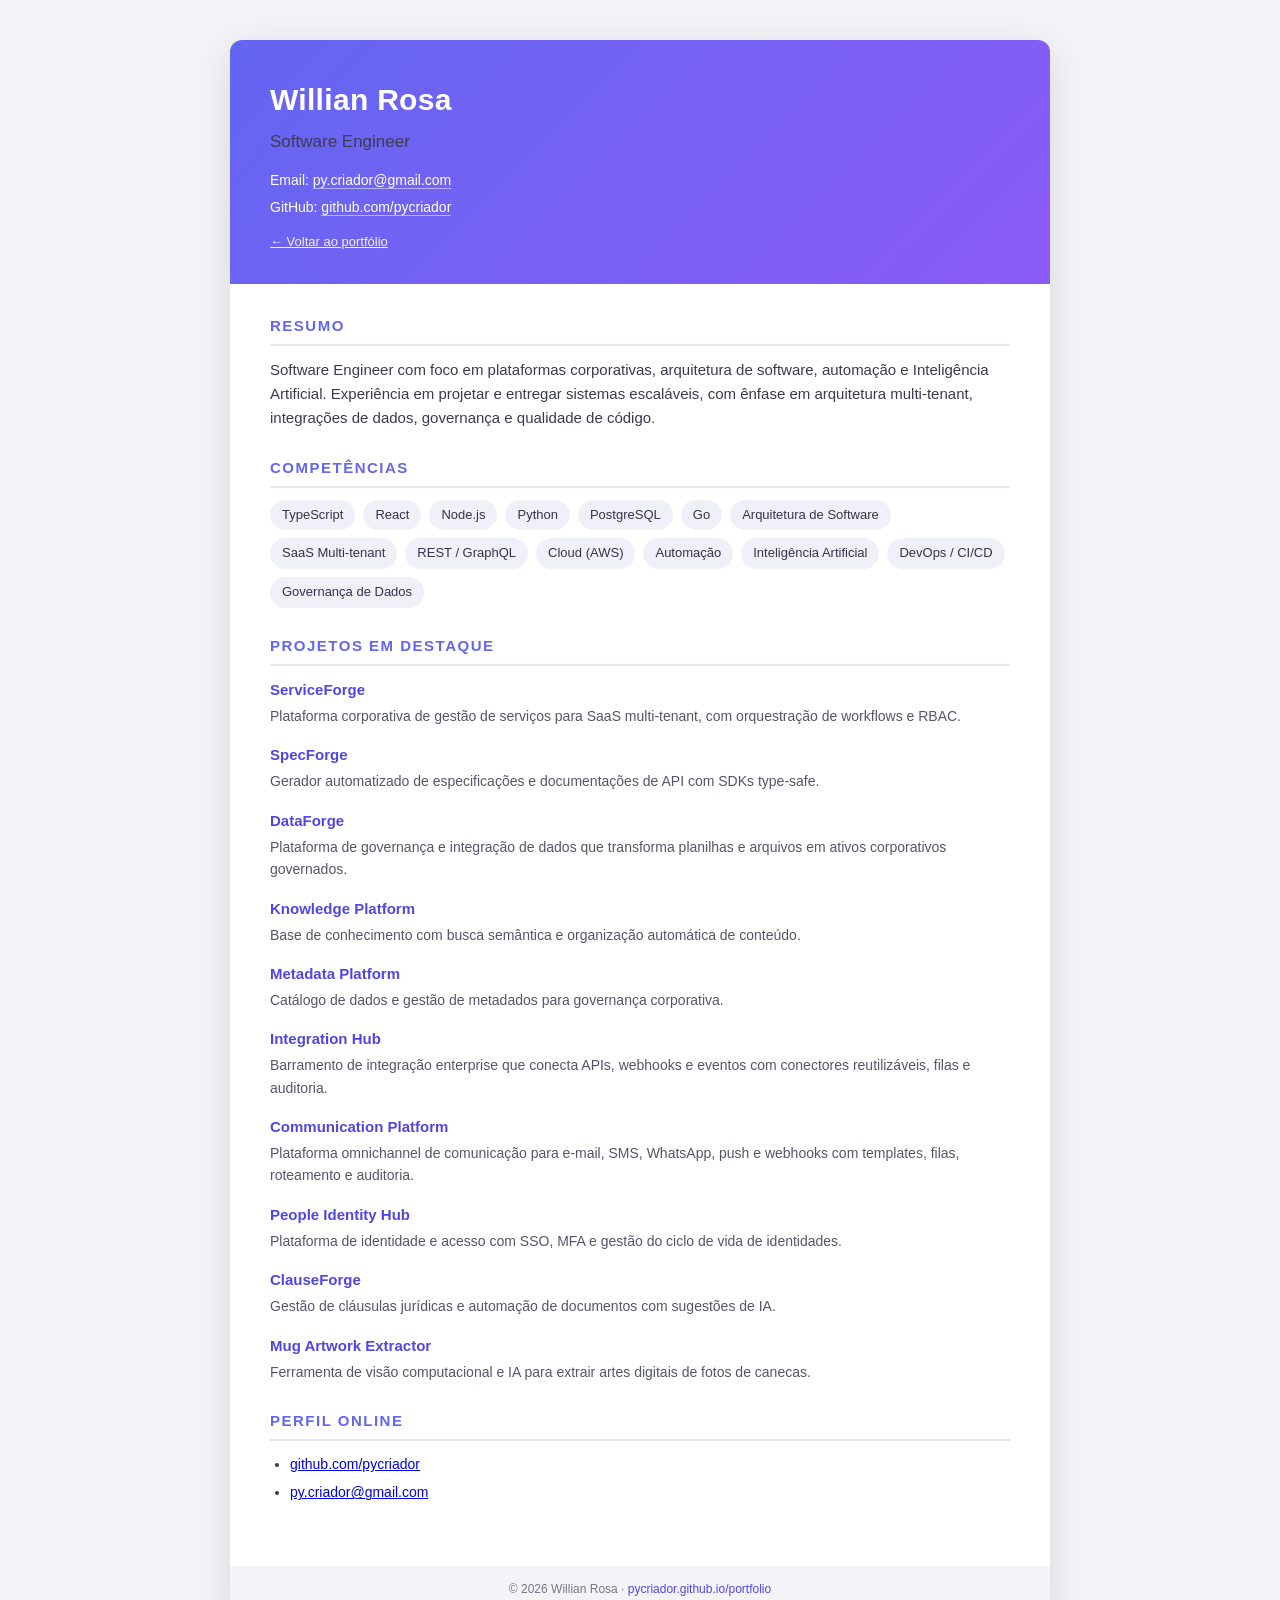
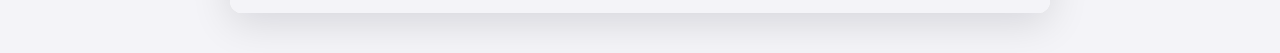
<file: resume.html>
<!DOCTYPE html>
<html lang="pt-BR">
<head>
  <meta charset="UTF-8">
  <meta name="viewport" content="width=device-width, initial-scale=1.0">
  <title>Willian Rosa - Currículo</title>
  <meta name="robots" content="index, follow">
  <link rel="canonical" href="https://pycriador.github.io/portfolio/resume.html">
  <meta property="og:type" content="profile">
  <meta property="og:url" content="https://pycriador.github.io/portfolio/resume.html">
  <meta property="og:title" content="Willian Rosa - Currículo">
  <meta property="og:description" content="Currículo de Willian Rosa, Software Engineer.">
  <meta property="og:image" content="https://pycriador.github.io/portfolio/assets/images/og-image.png">
  <link rel="icon" type="image/svg+xml" href="assets/logos/favicon.svg">
  <style>
    * { margin: 0; padding: 0; box-sizing: border-box; }
    body {
      font-family: "Segoe UI", Arial, sans-serif;
      line-height: 1.6;
      color: #1c1c28;
      background: #f4f4f8;
      padding: 40px 16px;
    }
    .page {
      max-width: 820px;
      margin: 0 auto;
      background: #ffffff;
      border-radius: 12px;
      overflow: hidden;
      box-shadow: 0 10px 40px rgba(10, 10, 15, 0.12);
    }
    .header {
      background: linear-gradient(135deg, #6366f1 0%, #8b5cf6 100%);
      color: #ffffff;
      padding: 36px 40px 30px;
    }
    .header h1 { font-size: 30px; letter-spacing: 0.3px; }
    .header .role { font-size: 17px; opacity: 0.95; margin-top: 4px; }
    .header .contact { margin-top: 14px; font-size: 14px; }
    .header .contact a { color: #ffffff; text-decoration: none; border-bottom: 1px solid rgba(255,255,255,0.5); }
    .header .contact a:hover { border-bottom-color: #ffffff; }
    .header .contact div { margin-top: 4px; }
    .back { display: inline-block; margin-top: 14px; font-size: 13px; color: #ffffff; opacity: 0.9; }
    .body { padding: 30px 40px 36px; }
    section { margin-bottom: 26px; }
    h2 {
      font-size: 15px;
      text-transform: uppercase;
      letter-spacing: 1.5px;
      color: #6366f1;
      margin-bottom: 12px;
      padding-bottom: 6px;
      border-bottom: 2px solid #e6e6f0;
    }
    p { font-size: 15px; color: #3a3a4d; }
    .skills { display: flex; flex-wrap: wrap; gap: 8px; margin-top: 4px; }
    .skill {
      background: #f0f0f8;
      color: #33334d;
      font-size: 13px;
      padding: 5px 12px;
      border-radius: 20px;
    }
    ul { padding-left: 20px; }
    li { font-size: 14px; color: #3a3a4d; margin-bottom: 6px; }
    .project { margin-bottom: 16px; }
    .project h3 { font-size: 15px; color: #1c1c28; }
    .project h3 a { color: #4f46e5; text-decoration: none; }
    .project h3 a:hover { text-decoration: underline; }
    .project p { font-size: 14px; margin-top: 3px; color: #55556b; }
    .footer {
      padding: 14px 40px;
      background: #f4f4f8;
      font-size: 12px;
      color: #77778c;
      text-align: center;
    }
    .footer a { color: #4f46e5; text-decoration: none; }
    @media (max-width: 600px) {
      .header, .body { padding-left: 22px; padding-right: 22px; }
    }
    @media print {
      body { background: #ffffff; padding: 0; }
      .page { box-shadow: none; border-radius: 0; max-width: none; }
      .back { display: none; }
    }
  </style>
</head>
<body>
  <div class="page">
    <header class="header">
      <h1>Willian Rosa</h1>
      <p class="role">Software Engineer</p>
      <div class="contact">
        <div>Email: <a href="mailto:py.criador@gmail.com">py.criador@gmail.com</a></div>
        <div>GitHub: <a href="https://github.com/pycriador" rel="noopener noreferrer">github.com/pycriador</a></div>
      </div>
      <a class="back" href="index.html">&larr; Voltar ao portf&oacute;lio</a>
    </header>

    <div class="body">
      <section>
        <h2>Resumo</h2>
        <p>Software Engineer com foco em plataformas corporativas, arquitetura de software, automa&ccedil;&atilde;o e Intelig&ecirc;ncia Artificial. Experi&ecirc;ncia em projetar e entregar sistemas escal&aacute;veis, com &ecirc;nfase em arquitetura multi-tenant, integra&ccedil;&otilde;es de dados, governan&ccedil;a e qualidade de c&oacute;digo.</p>
      </section>

      <section>
        <h2>Compet&ecirc;ncias</h2>
        <div class="skills">
          <span class="skill">TypeScript</span>
          <span class="skill">React</span>
          <span class="skill">Node.js</span>
          <span class="skill">Python</span>
          <span class="skill">PostgreSQL</span>
          <span class="skill">Go</span>
          <span class="skill">Arquitetura de Software</span>
          <span class="skill">SaaS Multi-tenant</span>
          <span class="skill">REST / GraphQL</span>
          <span class="skill">Cloud (AWS)</span>
          <span class="skill">Automa&ccedil;&atilde;o</span>
          <span class="skill">Intelig&ecirc;ncia Artificial</span>
          <span class="skill">DevOps / CI/CD</span>
          <span class="skill">Governan&ccedil;a de Dados</span>
        </div>
      </section>

      <section>
        <h2>Projetos em Destaque</h2>
        <div class="project">
          <h3><a href="projects/serviceforge/">ServiceForge</a></h3>
          <p>Plataforma corporativa de gest&atilde;o de servi&ccedil;os para SaaS multi-tenant, com orquestra&ccedil;&atilde;o de workflows e RBAC.</p>
        </div>
        <div class="project">
          <h3><a href="projects/specforge/">SpecForge</a></h3>
          <p>Gerador automatizado de especifica&ccedil;&otilde;es e documenta&ccedil;&otilde;es de API com SDKs type-safe.</p>
        </div>
        <div class="project">
          <h3><a href="projects/dataforge/">DataForge</a></h3>
          <p>Plataforma de governan&ccedil;a e integra&ccedil;&atilde;o de dados que transforma planilhas e arquivos em ativos corporativos governados.</p>
        </div>
        <div class="project">
          <h3><a href="projects/knowledge-platform/">Knowledge Platform</a></h3>
          <p>Base de conhecimento com busca sem&acirc;ntica e organiza&ccedil;&atilde;o autom&aacute;tica de conte&uacute;do.</p>
        </div>
        <div class="project">
          <h3><a href="projects/metadata-platform/">Metadata Platform</a></h3>
          <p>Cat&aacute;logo de dados e gest&atilde;o de metadados para governan&ccedil;a corporativa.</p>
        </div>
        <div class="project">
          <h3><a href="projects/integration-hub/">Integration Hub</a></h3>
          <p>Barramento de integra&ccedil;&atilde;o enterprise que conecta APIs, webhooks e eventos com conectores reutiliz&aacute;veis, filas e auditoria.</p>
        </div>
        <div class="project">
          <h3><a href="projects/communication-platform/">Communication Platform</a></h3>
          <p>Plataforma omnichannel de comunica&ccedil;&atilde;o para e-mail, SMS, WhatsApp, push e webhooks com templates, filas, roteamento e auditoria.</p>
        </div>
        <div class="project">
          <h3><a href="projects/people-identity-hub/">People Identity Hub</a></h3>
          <p>Plataforma de identidade e acesso com SSO, MFA e gest&atilde;o do ciclo de vida de identidades.</p>
        </div>
        <div class="project">
          <h3><a href="projects/clauseforge/">ClauseForge</a></h3>
          <p>Gest&atilde;o de cl&aacute;usulas jur&iacute;dicas e automa&ccedil;&atilde;o de documentos com sugest&otilde;es de IA.</p>
        </div>
        <div class="project">
          <h3><a href="projects/mug-artwork-extractor/">Mug Artwork Extractor</a></h3>
          <p>Ferramenta de vis&atilde;o computacional e IA para extrair artes digitais de fotos de canecas.</p>
        </div>
      </section>

      <section>
        <h2>Perfil Online</h2>
        <ul>
          <li><a href="https://github.com/pycriador" rel="noopener noreferrer">github.com/pycriador</a></li>
          <li><a href="mailto:py.criador@gmail.com">py.criador@gmail.com</a></li>
        </ul>
      </section>
    </div>

    <div class="footer">
      &copy; <span id="year"></span> Willian Rosa &middot; <a href="index.html">pycriador.github.io/portfolio</a>
    </div>
  </div>
  <script>document.getElementById('year').textContent = new Date().getFullYear();</script>
</body>
</html>
</file>
